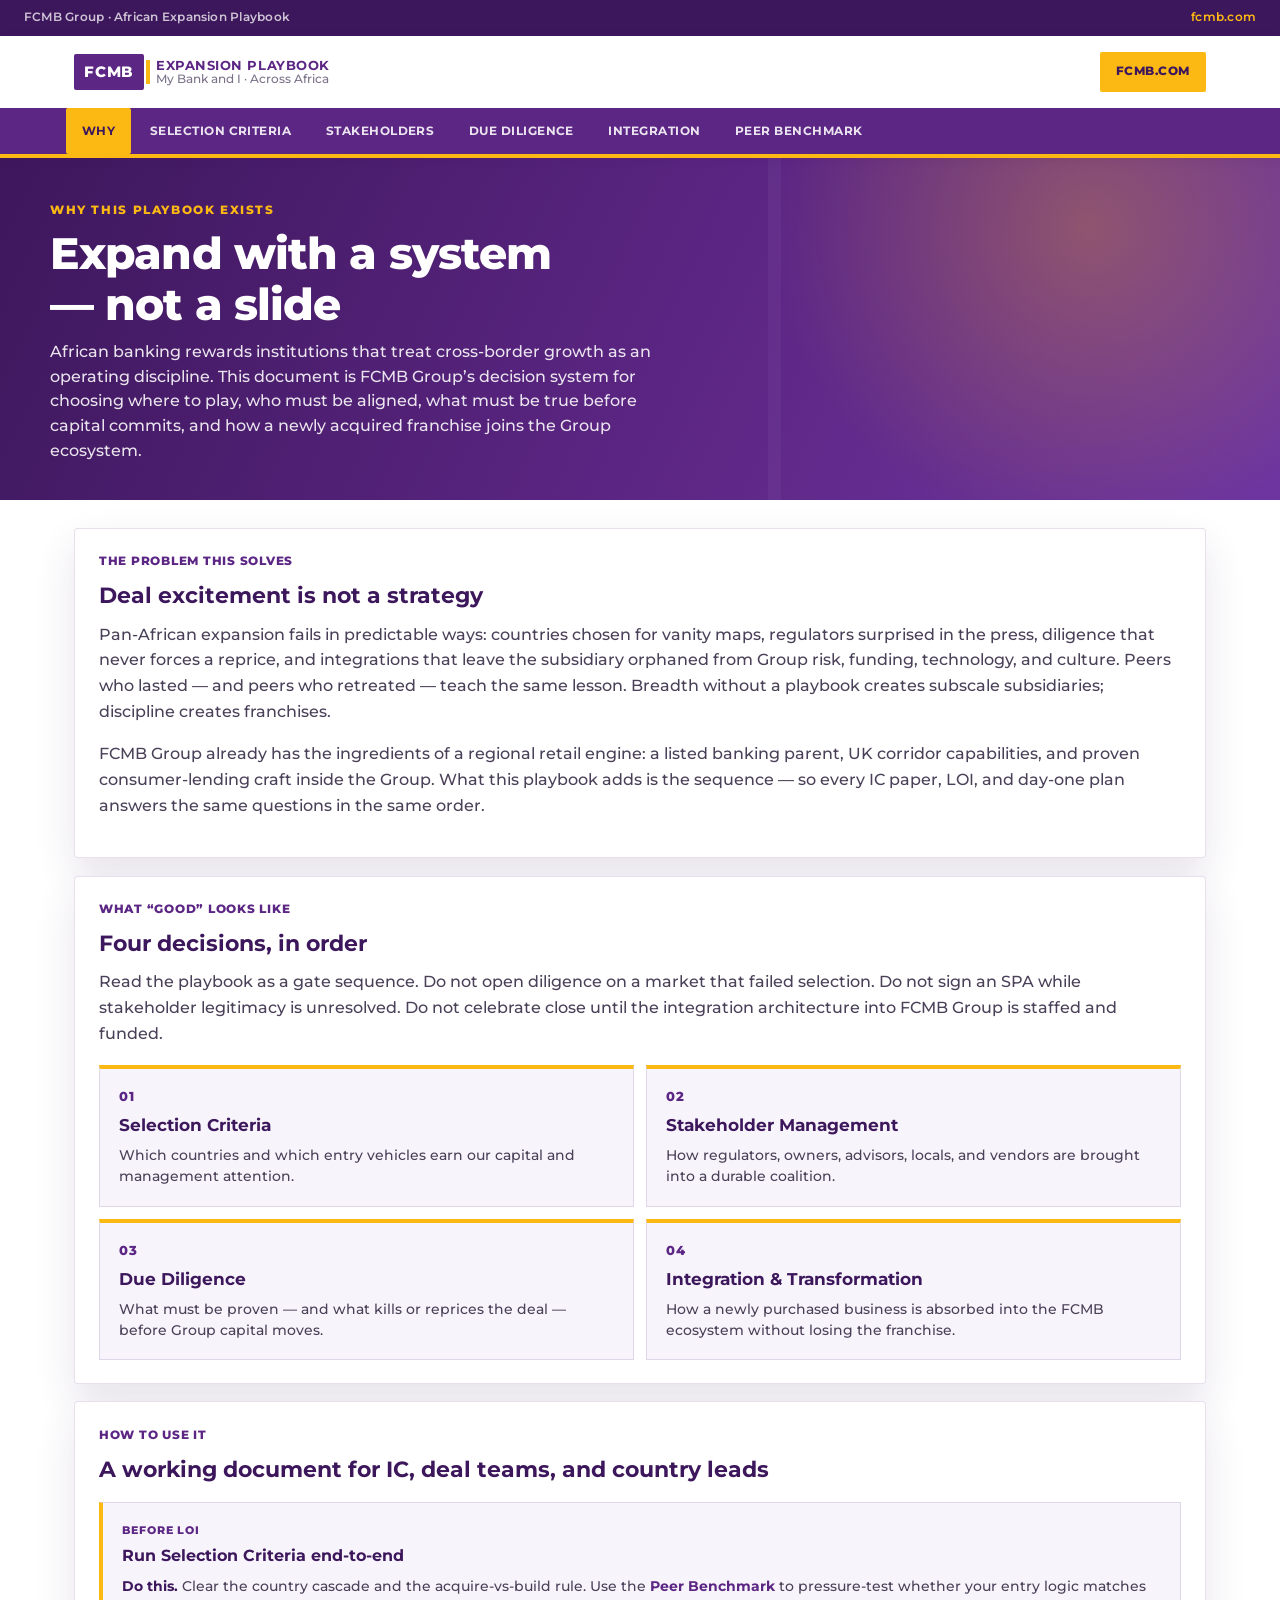
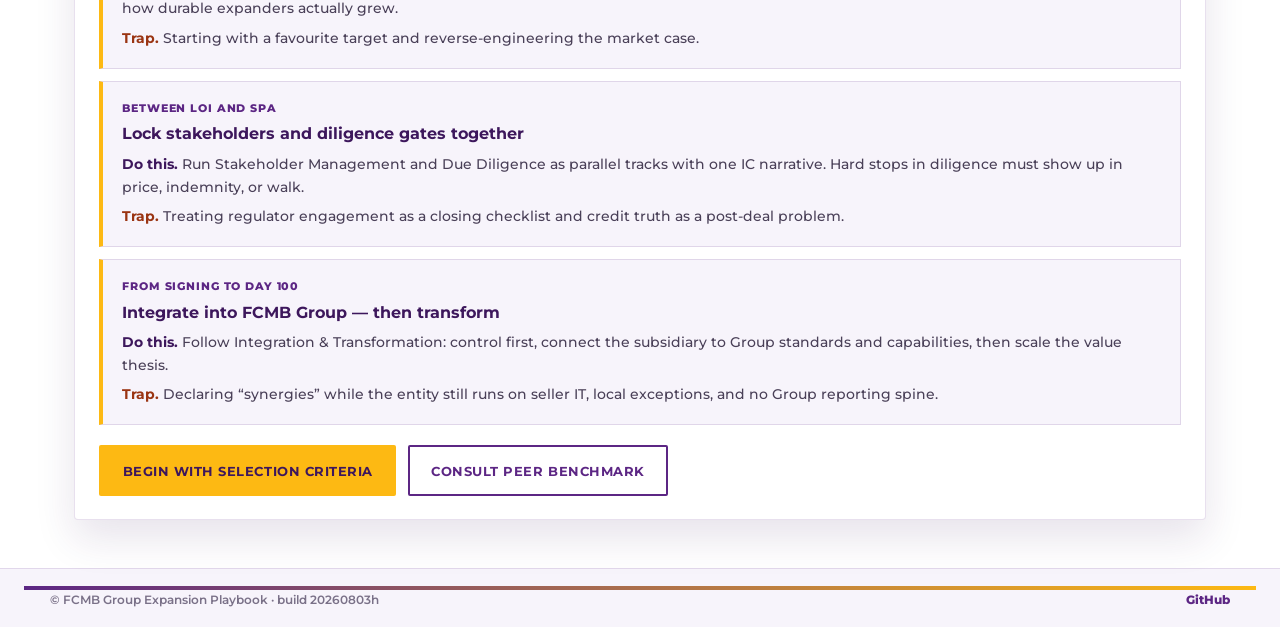
<file: index.html>
<!DOCTYPE html>
<html lang="en">
<head>
  <meta charset="UTF-8" />
  <meta http-equiv="Cache-Control" content="no-cache, no-store, must-revalidate" />
  <meta http-equiv="Pragma" content="no-cache" />
  <meta name="viewport" content="width=device-width, initial-scale=1, viewport-fit=cover" />
  <title>FCMB Group Expansion Playbook</title>
  <meta name="description" content="Why FCMB Group needs a disciplined African expansion playbook — and how to run selection, stakeholders, diligence, and integration." />
  <link rel="preconnect" href="https://fonts.googleapis.com" />
  <link rel="preconnect" href="https://fonts.gstatic.com" crossorigin />
  <link href="https://fonts.googleapis.com/css2?family=Montserrat:wght@500;600;700;800&display=swap" rel="stylesheet" />
  <link rel="stylesheet" href="styles.css?v=20260803h" />
</head>
<body data-page="home">
  <main class="page">
    <header class="page-hero home-why-hero">
      <div class="page-hero-inner">
        <p class="eyebrow">Why this playbook exists</p>
        <h1>Expand with a system — not a slide</h1>
        <p>
          African banking rewards institutions that treat cross-border growth as an operating discipline.
          This document is FCMB Group’s decision system for choosing where to play, who must be aligned,
          what must be true before capital commits, and how a newly acquired franchise joins the Group ecosystem.
        </p>
      </div>
    </header>

    <div class="page-body why-body">
      <section class="panel-card playbook-card why-block">
        <p class="objective">The problem this solves</p>
        <h2>Deal excitement is not a strategy</h2>
        <p class="prose">
          Pan-African expansion fails in predictable ways: countries chosen for vanity maps, regulators
          surprised in the press, diligence that never forces a reprice, and integrations that leave the
          subsidiary orphaned from Group risk, funding, technology, and culture. Peers who lasted —
          and peers who retreated — teach the same lesson. Breadth without a playbook creates subscale
          subsidiaries; discipline creates franchises.
        </p>
        <p class="prose">
          FCMB Group already has the ingredients of a regional retail engine: a listed banking parent,
          UK corridor capabilities, and proven consumer-lending craft inside the Group. What this
          playbook adds is the sequence — so every IC paper, LOI, and day-one plan answers the same
          questions in the same order.
        </p>
      </section>

      <section class="panel-card playbook-card why-block">
        <p class="objective">What “good” looks like</p>
        <h2>Four decisions, in order</h2>
        <p class="prose">
          Read the playbook as a gate sequence. Do not open diligence on a market that failed selection.
          Do not sign an SPA while stakeholder legitimacy is unresolved. Do not celebrate close until
          the integration architecture into FCMB Group is staffed and funded.
        </p>
        <div class="why-pillars">
          <a class="why-pillar" href="selection.html">
            <span>01</span>
            <strong>Selection Criteria</strong>
            <p>Which countries and which entry vehicles earn our capital and management attention.</p>
          </a>
          <a class="why-pillar" href="stakeholders.html">
            <span>02</span>
            <strong>Stakeholder Management</strong>
            <p>How regulators, owners, advisors, locals, and vendors are brought into a durable coalition.</p>
          </a>
          <a class="why-pillar" href="diligence.html">
            <span>03</span>
            <strong>Due Diligence</strong>
            <p>What must be proven — and what kills or reprices the deal — before Group capital moves.</p>
          </a>
          <a class="why-pillar" href="integration.html">
            <span>04</span>
            <strong>Integration &amp; Transformation</strong>
            <p>How a newly purchased business is absorbed into the FCMB ecosystem without losing the franchise.</p>
          </a>
        </div>
      </section>

      <section class="panel-card playbook-card why-block">
        <p class="objective">How to use it</p>
        <h2>A working document for IC, deal teams, and country leads</h2>
        <div class="decision-stack">
          <article class="decision-card">
            <p class="decision-label">Before LOI</p>
            <h4>Run Selection Criteria end-to-end</h4>
            <p class="do"><strong>Do this.</strong> Clear the country cascade and the acquire-vs-build rule. Use the <a href="peers.html">Peer Benchmark</a> to pressure-test whether your entry logic matches how durable expanders actually grew.</p>
            <p class="trap"><strong>Trap.</strong> Starting with a favourite target and reverse-engineering the market case.</p>
          </article>
          <article class="decision-card">
            <p class="decision-label">Between LOI and SPA</p>
            <h4>Lock stakeholders and diligence gates together</h4>
            <p class="do"><strong>Do this.</strong> Run Stakeholder Management and Due Diligence as parallel tracks with one IC narrative. Hard stops in diligence must show up in price, indemnity, or walk.</p>
            <p class="trap"><strong>Trap.</strong> Treating regulator engagement as a closing checklist and credit truth as a post-deal problem.</p>
          </article>
          <article class="decision-card">
            <p class="decision-label">From signing to day 100</p>
            <h4>Integrate into FCMB Group — then transform</h4>
            <p class="do"><strong>Do this.</strong> Follow Integration &amp; Transformation: control first, connect the subsidiary to Group standards and capabilities, then scale the value thesis.</p>
            <p class="trap"><strong>Trap.</strong> Declaring “synergies” while the entity still runs on seller IT, local exceptions, and no Group reporting spine.</p>
          </article>
        </div>
        <div class="home-cta" style="margin-top:1.25rem">
          <a class="btn primary" href="selection.html">Begin with Selection Criteria</a>
          <a class="btn ghost" href="peers.html">Consult Peer Benchmark</a>
        </div>
      </section>
    </div>
  </main>
  <script src="data.js?v=20260803h"></script>
  <script src="app.js?v=20260803h"></script>
</body>
</html>
</file>
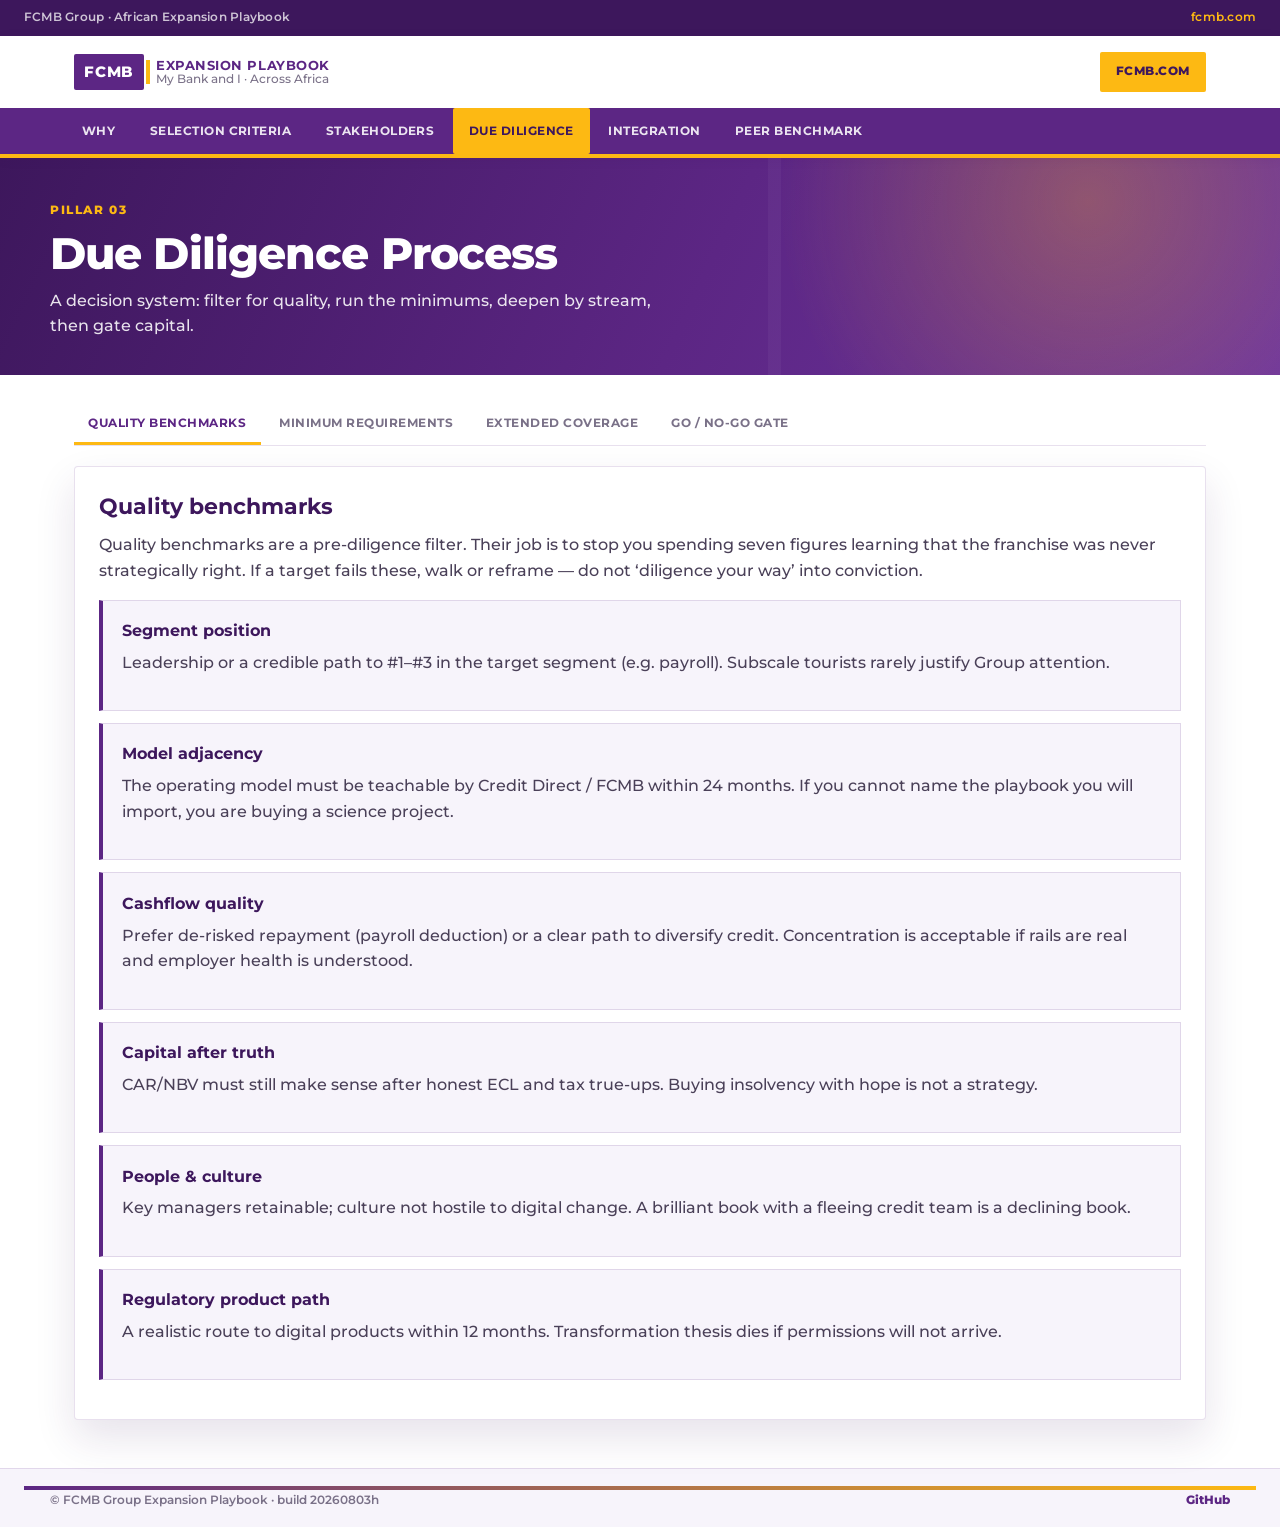
<file: diligence.html>
<!DOCTYPE html>
<html lang="en">
<head>
  <meta charset="UTF-8" />
  <meta http-equiv="Cache-Control" content="no-cache, no-store, must-revalidate" />
  <meta http-equiv="Pragma" content="no-cache" />
  <meta name="viewport" content="width=device-width, initial-scale=1, viewport-fit=cover" />
  <title>Due Diligence · FCMB Expansion Playbook</title>
  <link rel="preconnect" href="https://fonts.googleapis.com" />
  <link rel="preconnect" href="https://fonts.gstatic.com" crossorigin />
  <link href="https://fonts.googleapis.com/css2?family=Montserrat:wght@500;600;700;800&display=swap" rel="stylesheet" />
  <link rel="stylesheet" href="styles.css?v=20260803h" />
</head>
<body data-page="diligence">
  <main class="page">
    <header class="page-hero">
      <div class="page-hero-inner">
        <p class="eyebrow">Pillar 03</p>
        <h1>Due Diligence Process</h1>
        <p>A decision system: filter for quality, run the minimums, deepen by stream, then gate capital.</p>
      </div>
    </header>
    <div class="page-body" data-tabs="diligence">
      <div class="tabs" role="tablist" aria-label="Diligence topics">
        <button class="tab is-active" data-target="dd-bench" role="tab" aria-selected="true">Quality benchmarks</button>
        <button class="tab" data-target="dd-min" role="tab" aria-selected="false">Minimum requirements</button>
        <button class="tab" data-target="dd-streams" role="tab" aria-selected="false">Extended coverage</button>
        <button class="tab" data-target="dd-gate" role="tab" aria-selected="false">Go / No-Go gate</button>
      </div>

      <div class="panel is-active" id="dd-bench" role="tabpanel">
        <div class="panel-card playbook-card">
          <h2>Quality benchmarks</h2>
          <div id="panel-benchmarks"></div>
        </div>
      </div>

      <div class="panel" id="dd-min" role="tabpanel">
        <div class="panel-card playbook-card">
          <h2>Minimum diligence requirements</h2>
          <div id="panel-minimums"></div>
        </div>
      </div>

      <div class="panel" id="dd-streams" role="tabpanel">
        <div class="panel-card playbook-card">
          <h2>Extended coverage by workstream</h2>
          <p class="intro">Each stream exists to force a decision — reprice, condition, or walk.</p>
          <div id="panel-streams"></div>
        </div>
      </div>

      <div class="panel" id="dd-gate" role="tabpanel">
        <div class="panel-card playbook-card" style="margin-bottom:1rem">
          <h2>Go / No-Go gate</h2>
          <p class="prose" id="gate-intro"></p>
        </div>
        <div class="gate">
          <h3>Score the deal</h3>
          <p>Tick what has been cleared. Red tags are hard stops unless priced or indemnified.</p>
          <div class="gate-controls">
            <button type="button" class="btn ghost small" id="gate-all">Mark all cleared</button>
            <button type="button" class="btn ghost small" id="gate-reset">Reset</button>
          </div>
          <div class="gate-list" id="gate-list"></div>
          <div class="gate-result" id="gate-result"></div>
        </div>
      </div>
    </div>
  </main>
  <script src="data.js?v=20260803h"></script>
  <script src="app.js?v=20260803h"></script>
</body>
</html>
</file>
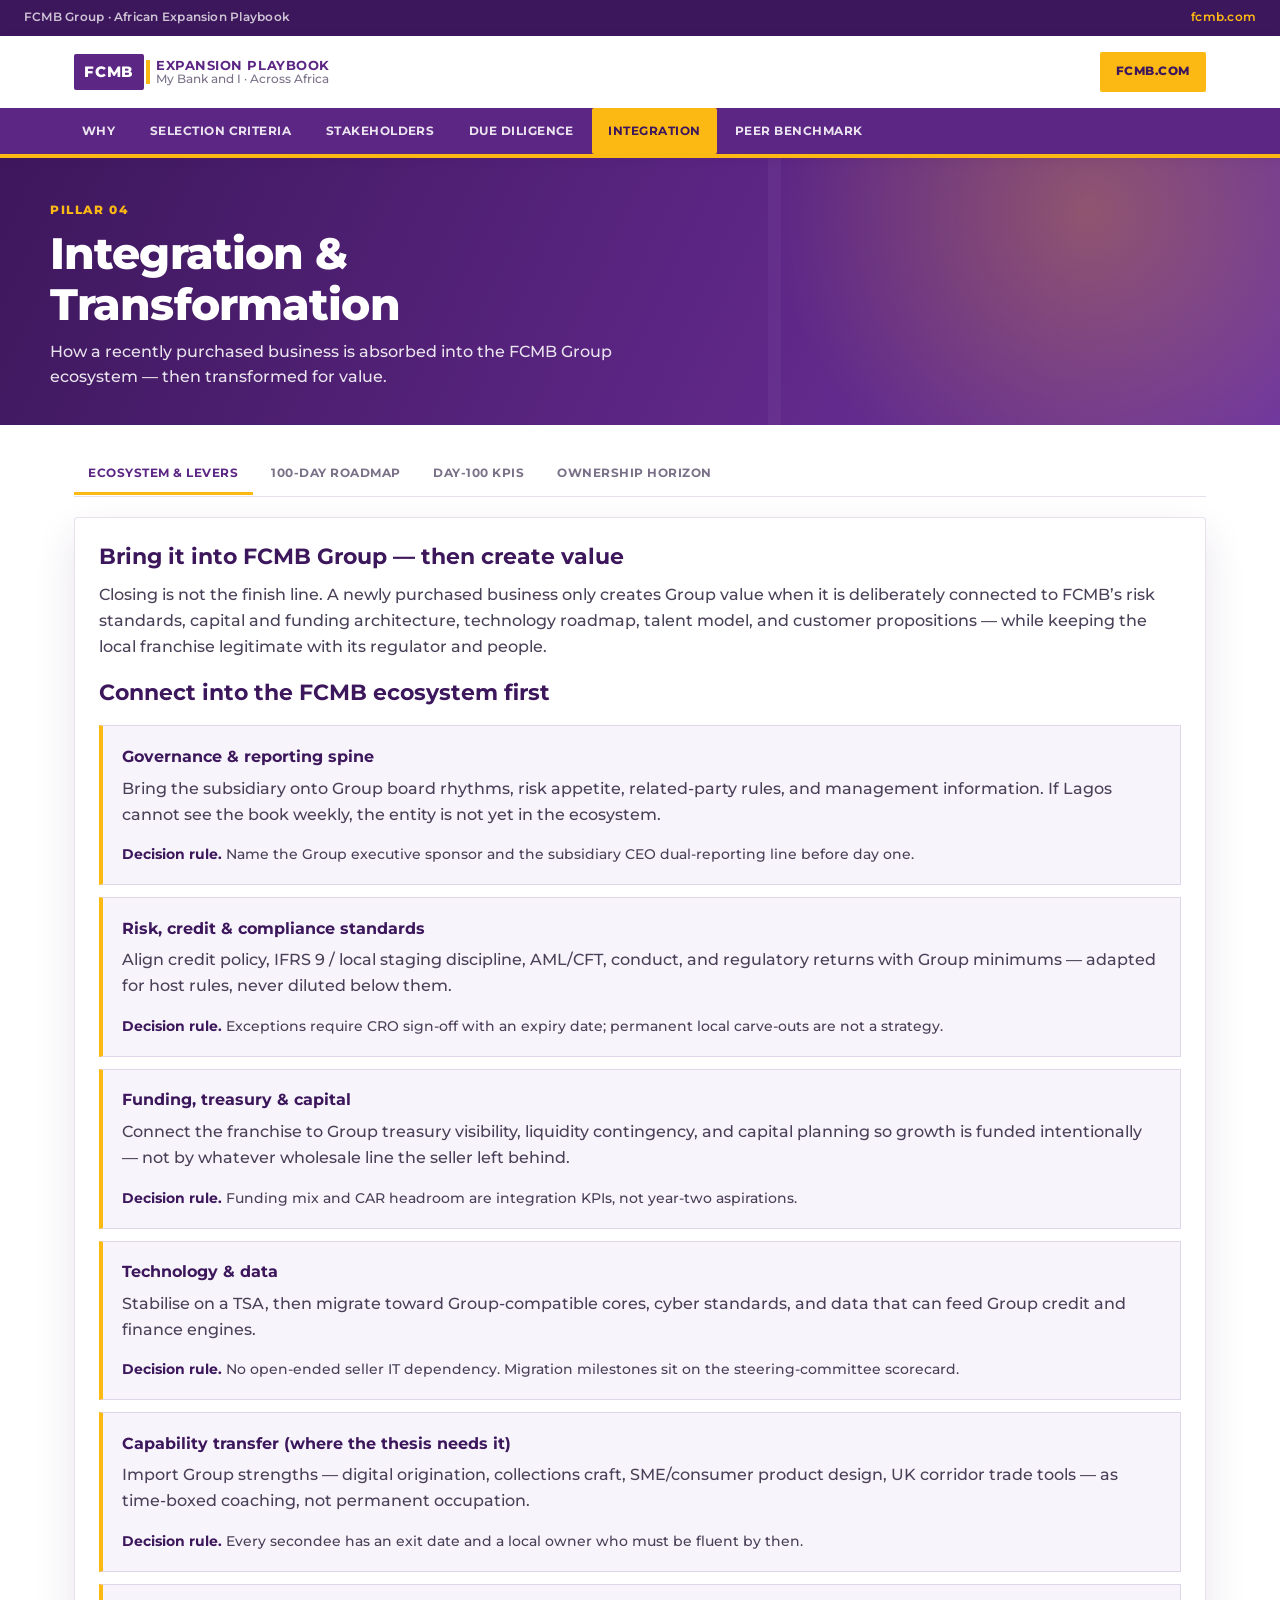
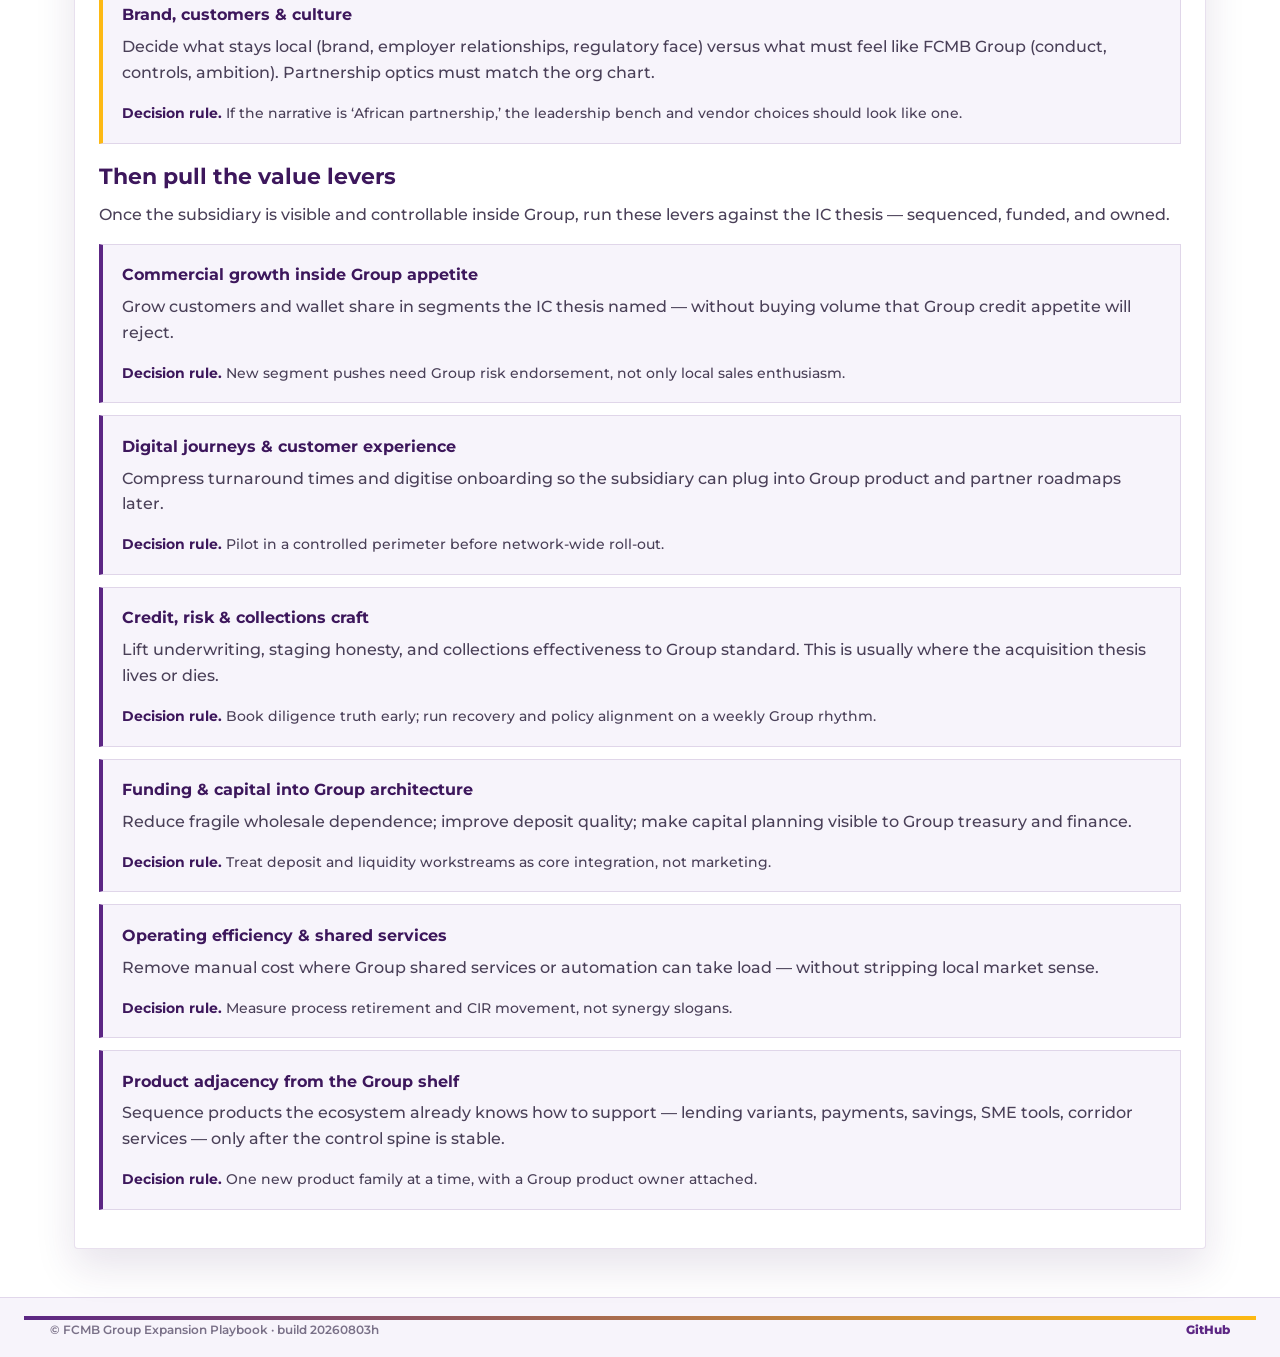
<file: integration.html>
<!DOCTYPE html>
<html lang="en">
<head>
  <meta charset="UTF-8" />
  <meta http-equiv="Cache-Control" content="no-cache, no-store, must-revalidate" />
  <meta http-equiv="Pragma" content="no-cache" />
  <meta name="viewport" content="width=device-width, initial-scale=1, viewport-fit=cover" />
  <title>Integration &amp; Transformation · FCMB Expansion Playbook</title>
  <link rel="preconnect" href="https://fonts.googleapis.com" />
  <link rel="preconnect" href="https://fonts.gstatic.com" crossorigin />
  <link href="https://fonts.googleapis.com/css2?family=Montserrat:wght@500;600;700;800&display=swap" rel="stylesheet" />
  <link rel="stylesheet" href="styles.css?v=20260803h" />
</head>
<body data-page="integration">
  <main class="page">
    <header class="page-hero">
      <div class="page-hero-inner">
        <p class="eyebrow">Pillar 04</p>
        <h1>Integration &amp; Transformation</h1>
        <p>How a recently purchased business is absorbed into the FCMB Group ecosystem — then transformed for value.</p>
      </div>
    </header>
    <div class="page-body" data-tabs="integration">
      <div class="tabs" role="tablist" aria-label="Integration topics">
        <button class="tab is-active" data-target="int-levers" role="tab" aria-selected="true">Ecosystem &amp; levers</button>
        <button class="tab" data-target="int-roadmap" role="tab" aria-selected="false">100-day roadmap</button>
        <button class="tab" data-target="int-kpis" role="tab" aria-selected="false">Day-100 KPIs</button>
        <button class="tab" data-target="int-horizon" role="tab" aria-selected="false">Ownership horizon</button>
      </div>

      <div class="panel is-active" id="int-levers" role="tabpanel">
        <div class="panel-card playbook-card">
          <h2>Bring it into FCMB Group — then create value</h2>
          <div id="panel-levers"></div>
        </div>
      </div>

      <div class="panel" id="int-roadmap" role="tabpanel">
        <div class="panel-card playbook-card">
          <h2>100-day integration roadmap</h2>
          <p class="intro">Stabilise and connect to Group, prove the operating link, then embed and scale the thesis.</p>
          <div data-tabs="phases">
            <div class="tabs" id="phase-tabs" role="tablist" aria-label="Phases"></div>
            <div id="phase-panels"></div>
          </div>
        </div>
      </div>

      <div class="panel" id="int-kpis" role="tabpanel">
        <div class="panel-card playbook-card">
          <h2>Day-100 definition of success</h2>
          <p class="intro">Early proof that the subsidiary belongs inside the Group ecosystem — not that every product dream has shipped.</p>
          <div id="panel-kpis"></div>
        </div>
      </div>

      <div class="panel" id="int-horizon" role="tabpanel">
        <div class="panel-card playbook-card">
          <h2>Long-term ownership horizon</h2>
          <p class="intro">Decades of stewardship: from connection, to capability, to a permanent regional node.</p>
          <div id="panel-horizon"></div>
        </div>
      </div>
    </div>
  </main>
  <script src="data.js?v=20260803h"></script>
  <script src="app.js?v=20260803h"></script>
</body>
</html>
</file>
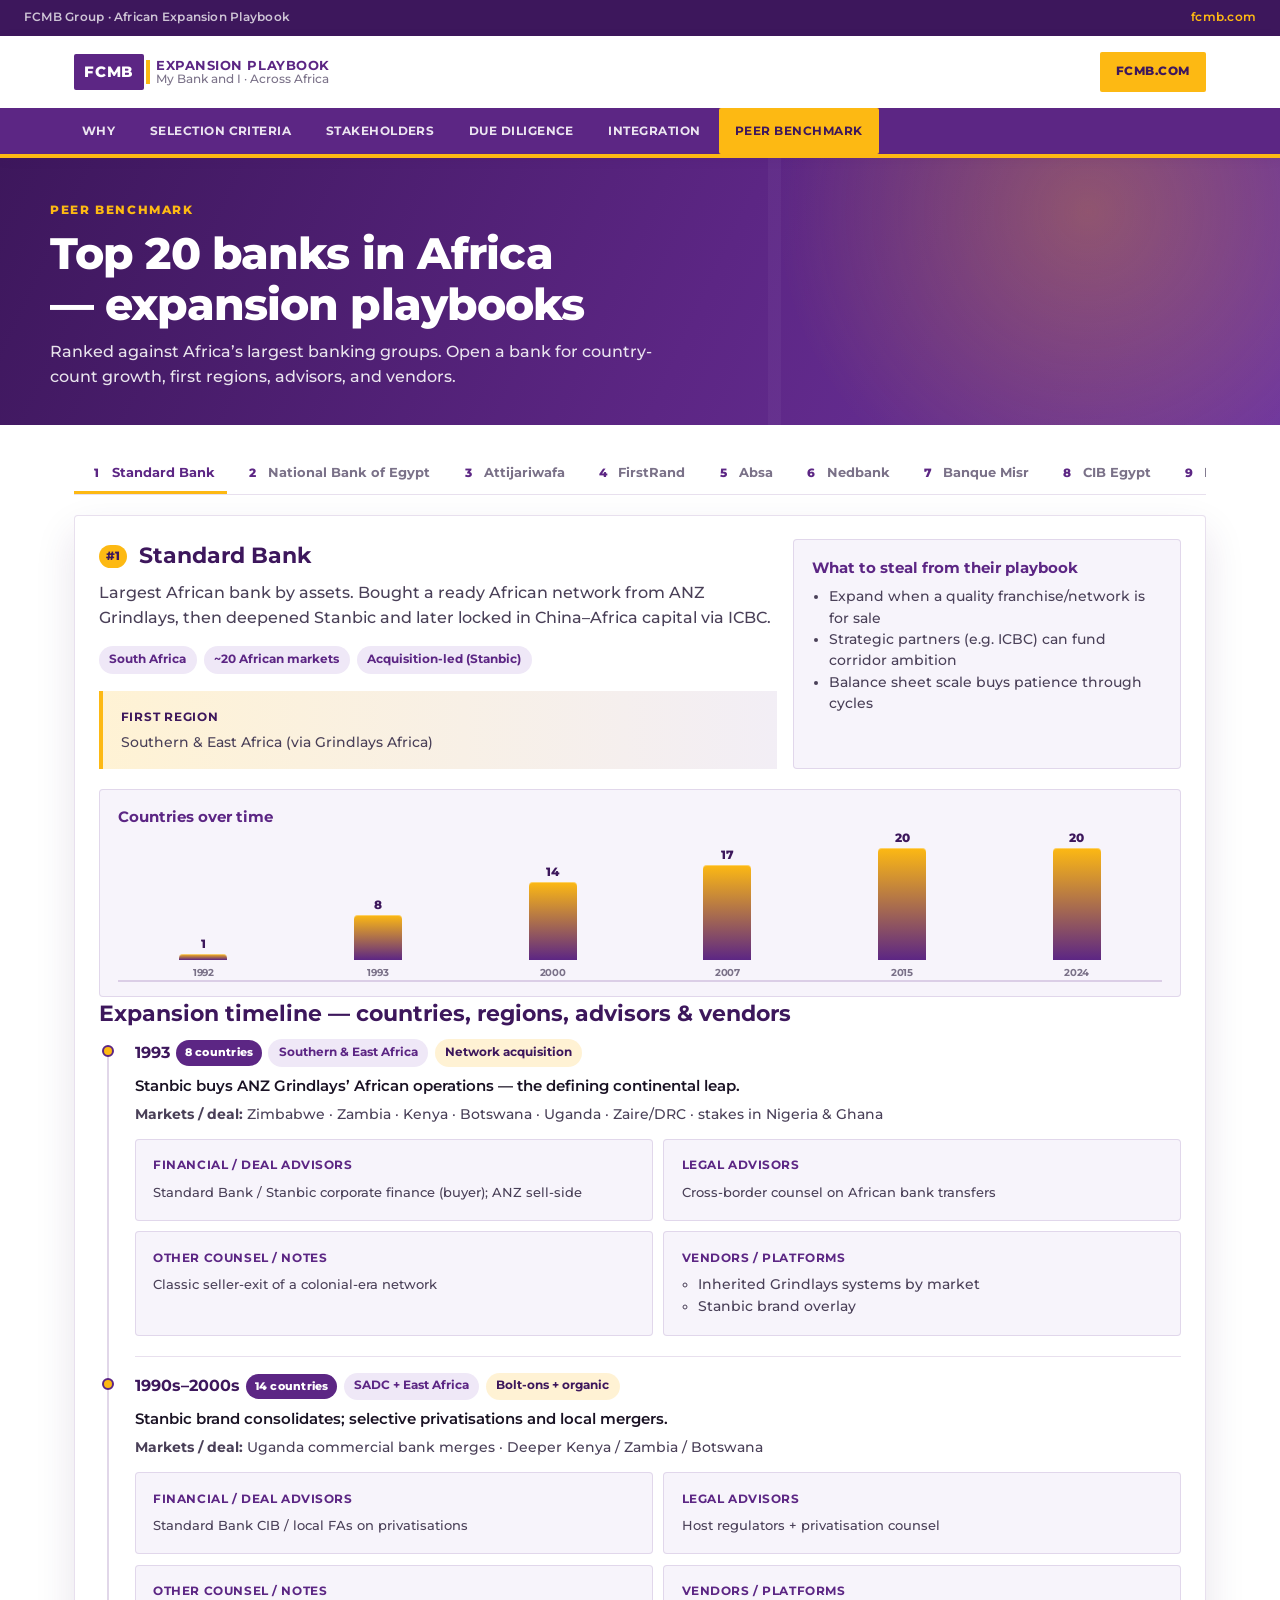
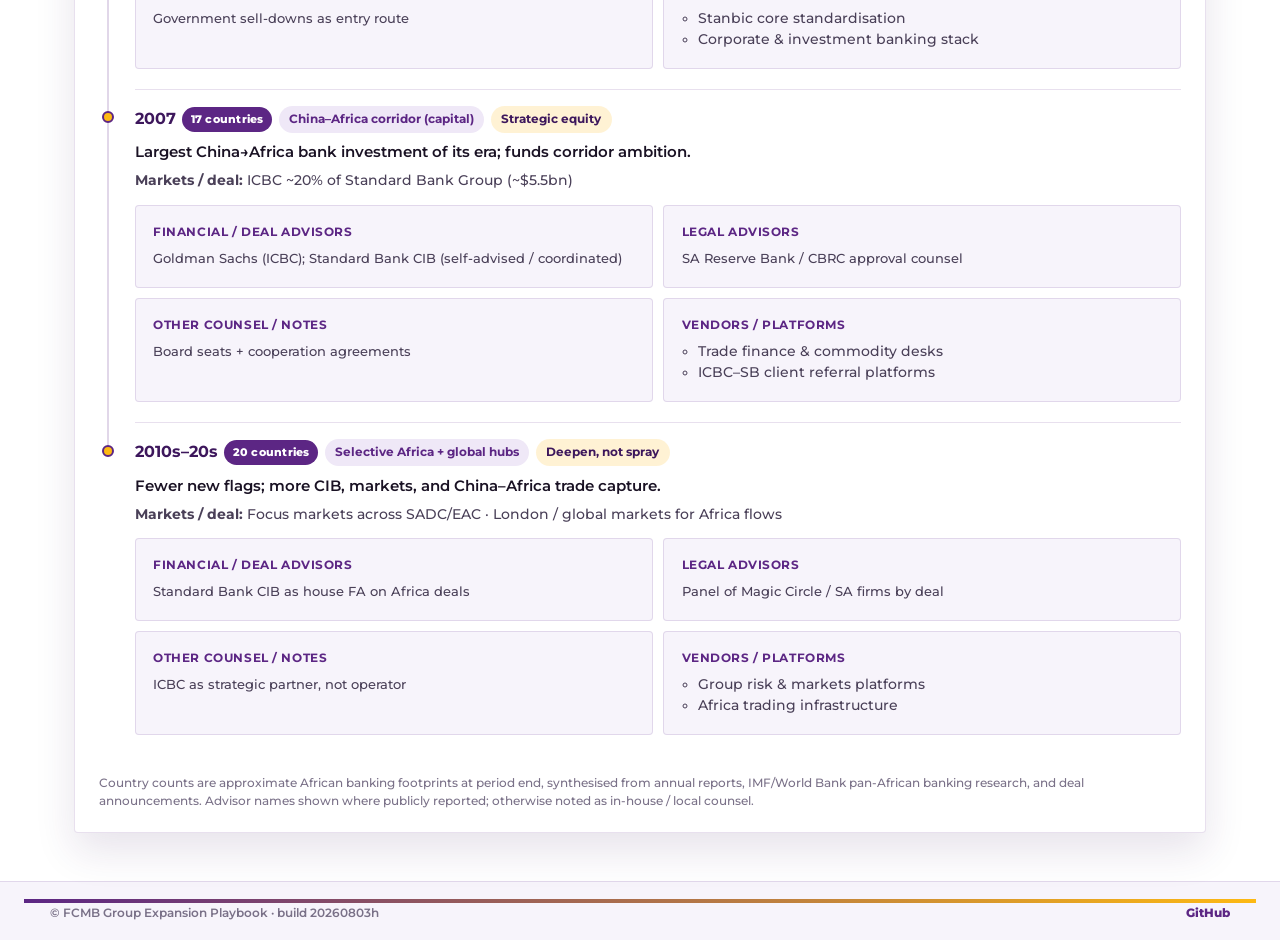
<file: peers.html>
<!DOCTYPE html>
<html lang="en">
<head>
  <meta charset="UTF-8" />
  <meta http-equiv="Cache-Control" content="no-cache, no-store, must-revalidate" />
  <meta http-equiv="Pragma" content="no-cache" />
  <meta name="viewport" content="width=device-width, initial-scale=1, viewport-fit=cover" />
  <title>Peer Benchmark · FCMB Expansion Playbook</title>
  <link rel="preconnect" href="https://fonts.googleapis.com" />
  <link rel="preconnect" href="https://fonts.gstatic.com" crossorigin />
  <link href="https://fonts.googleapis.com/css2?family=Montserrat:wght@500;600;700;800&display=swap" rel="stylesheet" />
  <link rel="stylesheet" href="styles.css?v=20260803h" />
</head>
<body data-page="peers">
  <main class="page">
    <header class="page-hero">
      <div class="page-hero-inner">
        <p class="eyebrow">Peer Benchmark</p>
        <h1>Top 20 banks in Africa — expansion playbooks</h1>
        <p>Ranked against Africa’s largest banking groups. Open a bank for country-count growth, first regions, advisors, and vendors.</p>
      </div>
    </header>
    <div class="page-body" data-tabs="peers">
      <div class="tabs" id="peer-tabs" role="tablist" aria-label="Peer banks"></div>
      <div id="peer-panels"></div>
    </div>
  </main>
  <script src="data.js?v=20260803h"></script>
  <script src="app.js?v=20260803h"></script>
</body>
</html>
</file>
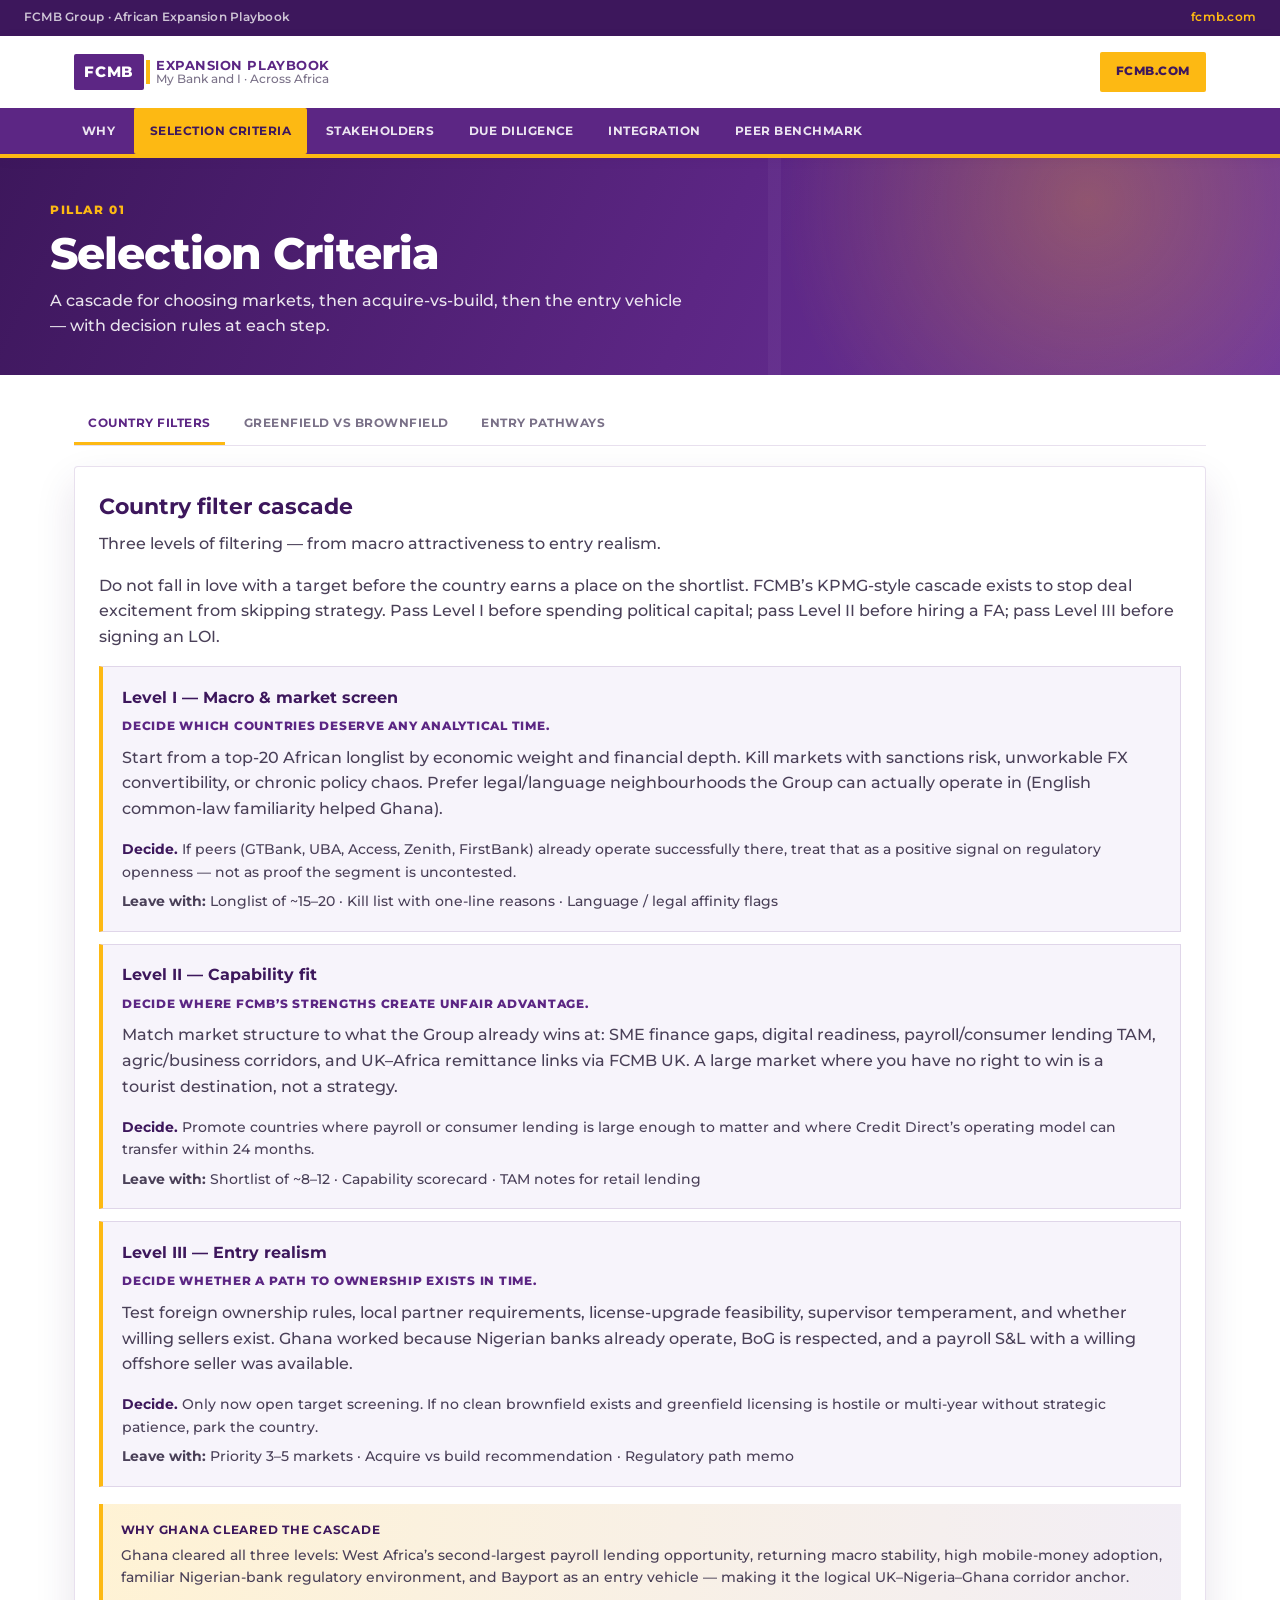
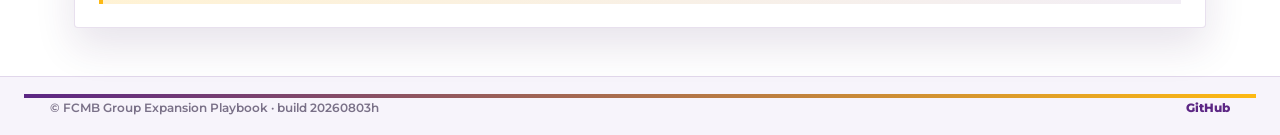
<file: selection.html>
<!DOCTYPE html>
<html lang="en">
<head>
  <meta charset="UTF-8" />
  <meta http-equiv="Cache-Control" content="no-cache, no-store, must-revalidate" />
  <meta http-equiv="Pragma" content="no-cache" />
  <meta name="viewport" content="width=device-width, initial-scale=1, viewport-fit=cover" />
  <title>Selection Criteria · FCMB Expansion Playbook</title>
  <link rel="preconnect" href="https://fonts.googleapis.com" />
  <link rel="preconnect" href="https://fonts.gstatic.com" crossorigin />
  <link href="https://fonts.googleapis.com/css2?family=Montserrat:wght@500;600;700;800&display=swap" rel="stylesheet" />
  <link rel="stylesheet" href="styles.css?v=20260803h" />
</head>
<body data-page="selection">
  <main class="page">
    <header class="page-hero">
      <div class="page-hero-inner">
        <p class="eyebrow">Pillar 01</p>
        <h1>Selection Criteria</h1>
        <p>A cascade for choosing markets, then acquire-vs-build, then the entry vehicle — with decision rules at each step.</p>
      </div>
    </header>
    <div class="page-body" data-tabs="selection">
      <div class="tabs" role="tablist" aria-label="Selection topics">
        <button class="tab is-active" data-target="sel-filters" role="tab" aria-selected="true">Country filters</button>
        <button class="tab" data-target="sel-modes" role="tab" aria-selected="false">Greenfield vs brownfield</button>
        <button class="tab" data-target="sel-pathways" role="tab" aria-selected="false">Entry pathways</button>
      </div>

      <div class="panel is-active" id="sel-filters" role="tabpanel">
        <div class="panel-card">
          <h2>Country filter cascade</h2>
          <p class="intro">Three levels of filtering — from macro attractiveness to entry realism.</p>
          <div id="panel-filters"></div>
        </div>
      </div>

      <div class="panel" id="sel-modes" role="tabpanel">
        <div class="panel-card">
          <h2>Greenfield vs brownfield</h2>
          <p class="intro">Toggle the path. Default to brownfield when a clean franchise exists.</p>
          <div data-tabs="modes">
            <div class="tabs" id="mode-tabs" role="tablist" aria-label="Entry mode"></div>
            <div id="mode-panels"></div>
          </div>
        </div>
      </div>

      <div class="panel" id="sel-pathways" role="tabpanel">
        <div class="panel-card">
          <h2>Entry pathways</h2>
          <p class="intro">Bank, NBFI / Savings &amp; Loans, or build from license.</p>
          <div id="panel-pathways"></div>
        </div>
      </div>
    </div>
  </main>
  <script src="data.js?v=20260803h"></script>
  <script src="app.js?v=20260803h"></script>
</body>
</html>
</file>
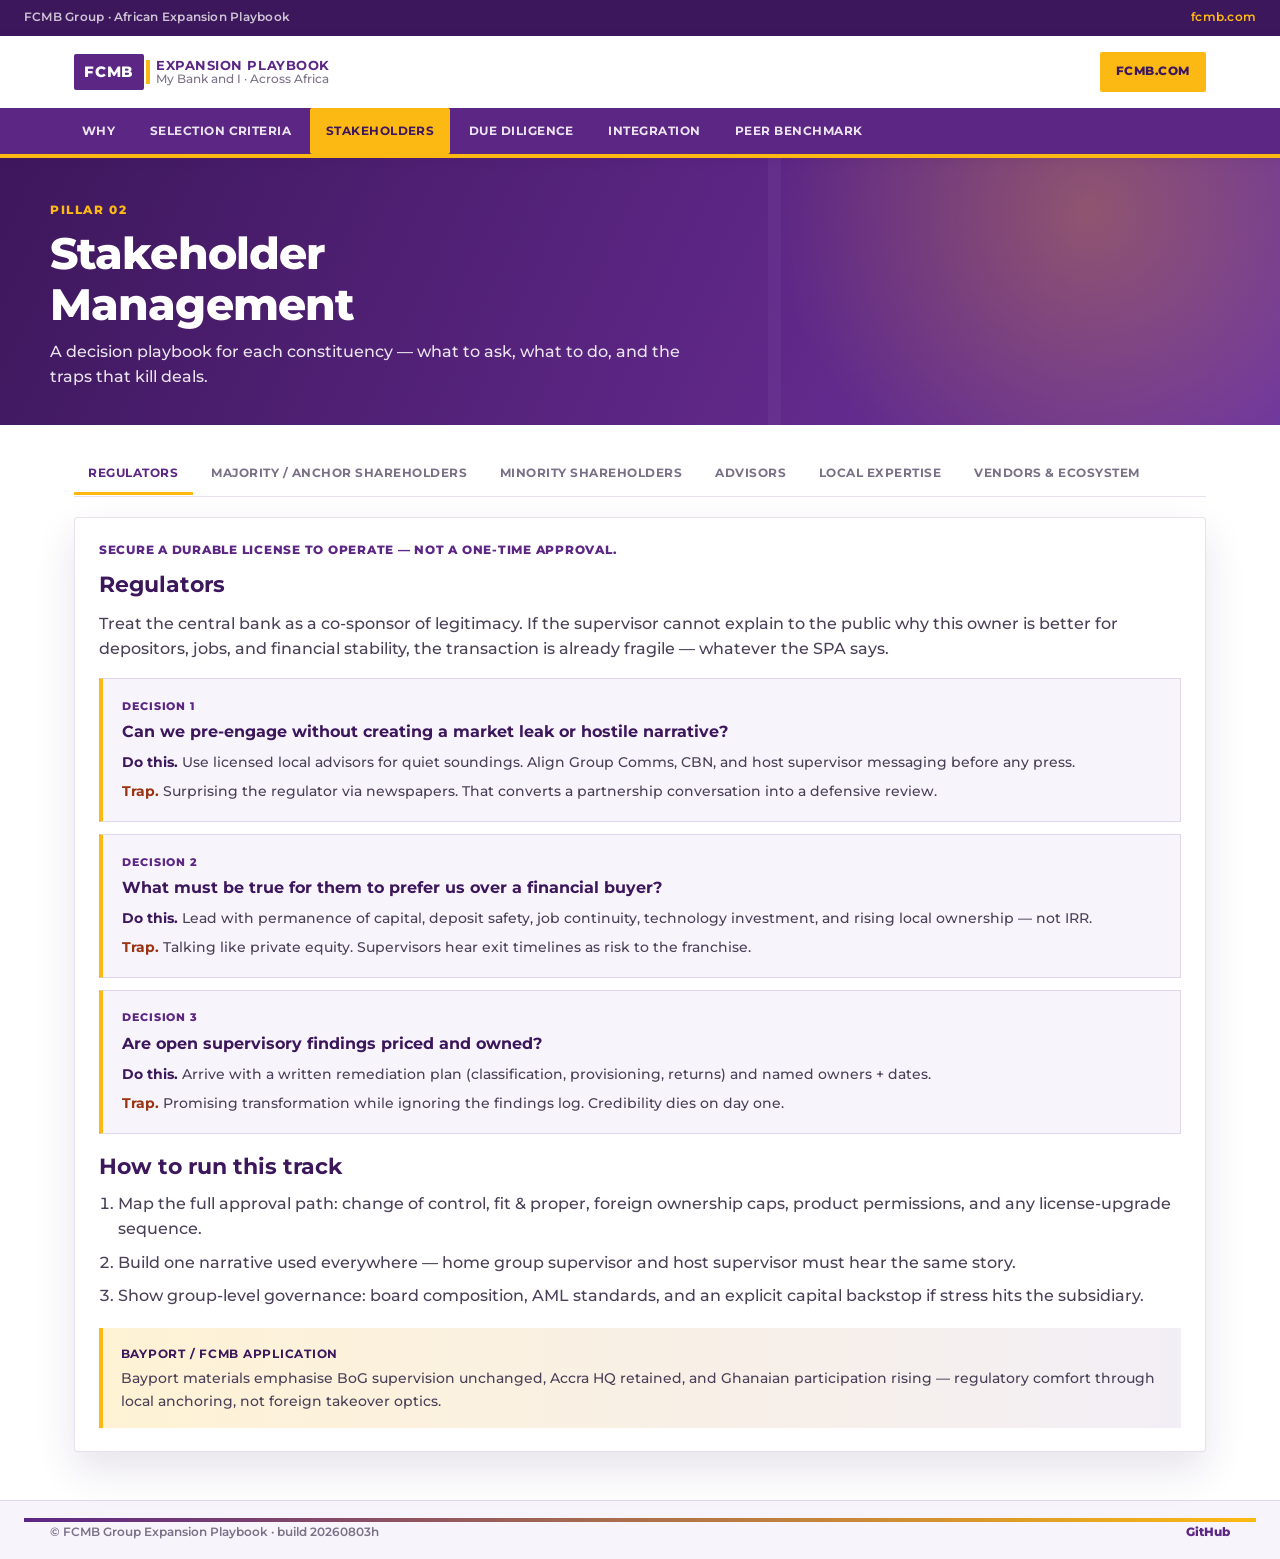
<file: stakeholders.html>
<!DOCTYPE html>
<html lang="en">
<head>
  <meta charset="UTF-8" />
  <meta http-equiv="Cache-Control" content="no-cache, no-store, must-revalidate" />
  <meta http-equiv="Pragma" content="no-cache" />
  <meta name="viewport" content="width=device-width, initial-scale=1, viewport-fit=cover" />
  <title>Stakeholder Management · FCMB Expansion Playbook</title>
  <link rel="preconnect" href="https://fonts.googleapis.com" />
  <link rel="preconnect" href="https://fonts.gstatic.com" crossorigin />
  <link href="https://fonts.googleapis.com/css2?family=Montserrat:wght@500;600;700;800&display=swap" rel="stylesheet" />
  <link rel="stylesheet" href="styles.css?v=20260803h" />
</head>
<body data-page="stakeholders">
  <main class="page">
    <header class="page-hero">
      <div class="page-hero-inner">
        <p class="eyebrow">Pillar 02</p>
        <h1>Stakeholder Management</h1>
        <p>A decision playbook for each constituency — what to ask, what to do, and the traps that kill deals.</p>
      </div>
    </header>
    <div class="page-body" data-tabs="stakeholders">
      <div class="tabs" id="stake-tabs" role="tablist" aria-label="Stakeholder groups"></div>
      <div id="stake-panels"></div>
    </div>
  </main>
  <script src="data.js?v=20260803h"></script>
  <script src="app.js?v=20260803h"></script>
</body>
</html>
</file>
<file: styles.css>
:root {
  --fcmb-purple: #5c2684;
  --fcmb-purple-deep: #3d175c;
  --fcmb-purple-soft: #7a3aad;
  --fcmb-yellow: #fdb913;
  --fcmb-yellow-soft: #ffe08a;
  --ink: #1a1224;
  --ink-soft: #4a4058;
  --muted: #7a7188;
  --paper: #ffffff;
  --paper-2: #f7f4fb;
  --paper-3: #efe8f7;
  --line: rgba(92, 38, 132, 0.14);
  --shadow: 0 18px 40px rgba(61, 23, 92, 0.12);
  --radius: 4px;
  --font: "Montserrat", "Segoe UI", sans-serif;
  --header-h: 72px;
  --topbar-h: 36px;
}

* { box-sizing: border-box; }
html {
  margin: 0;
  min-height: 100%;
  -webkit-text-size-adjust: 100%;
  scroll-padding-top: calc(var(--topbar-h) + var(--header-h) + 12px);
}
body {
  margin: 0;
  min-height: 100%;
  font-family: var(--font);
  color: var(--ink);
  background: var(--paper);
  line-height: 1.55;
  overflow-x: hidden;
}
body.nav-open { overflow: hidden; }
img, svg { max-width: 100%; height: auto; }

a { color: inherit; text-decoration: none; }
button { font-family: inherit; }

/* Top utility bar — FCMB.com pattern */
.topbar {
  height: var(--topbar-h);
  background: var(--fcmb-purple-deep);
  color: rgba(255,255,255,0.88);
  font-size: 0.72rem;
  font-weight: 600;
  display: flex;
  align-items: center;
  justify-content: space-between;
  padding: 0 1.5rem;
  letter-spacing: 0.02em;
}
.topbar a { color: var(--fcmb-yellow); }
.topbar span { opacity: 0.85; }

/* Main header */
.site-header {
  position: sticky;
  top: 0;
  z-index: 50;
  background: var(--paper);
  box-shadow: 0 2px 10px rgba(61, 23, 92, 0.08);
}
.header-inner {
  max-width: 1180px;
  margin: 0 auto;
  min-height: var(--header-h);
  display: flex;
  align-items: center;
  justify-content: space-between;
  gap: 1rem;
  padding: 0 1.5rem;
}
.primary-nav {
  background: var(--fcmb-purple);
  border-bottom: 4px solid var(--fcmb-yellow);
}
.primary-nav .nav {
  max-width: 1180px;
  margin: 0 auto;
  padding: 0 1rem;
  display: flex;
  flex-wrap: wrap;
}
.primary-nav .nav a {
  color: rgba(255,255,255,0.88);
  padding: 0.85rem 1rem;
  font-size: 0.74rem;
}
.primary-nav .nav a:hover {
  color: var(--paper);
  background: rgba(255,255,255,0.1);
}
.primary-nav .nav a.is-active {
  color: var(--fcmb-purple-deep);
  background: var(--fcmb-yellow);
  box-shadow: none;
}
.brand {
  display: flex;
  align-items: center;
  gap: 0.75rem;
  font-weight: 800;
}
.brand-mark {
  display: inline-flex;
  align-items: center;
  justify-content: center;
  min-width: 64px;
  height: 36px;
  padding: 0 0.65rem;
  background: var(--fcmb-purple);
  color: var(--paper);
  font-size: 0.95rem;
  letter-spacing: 0.04em;
  border-radius: 2px;
  position: relative;
}
.brand-mark::after {
  content: "";
  position: absolute;
  right: -6px;
  top: 6px;
  bottom: 6px;
  width: 4px;
  background: var(--fcmb-yellow);
}
.brand-text {
  display: flex;
  flex-direction: column;
  line-height: 1.15;
}
.brand-text strong {
  font-size: 0.82rem;
  color: var(--fcmb-purple);
  text-transform: uppercase;
  letter-spacing: 0.04em;
}
.brand-text small {
  font-size: 0.72rem;
  color: var(--muted);
  font-weight: 500;
}

.nav {
  display: flex;
  flex-wrap: wrap;
  align-items: center;
  gap: 0.15rem;
}
.nav a {
  padding: 0.55rem 0.75rem;
  font-size: 0.78rem;
  font-weight: 700;
  color: var(--ink-soft);
  text-transform: uppercase;
  letter-spacing: 0.04em;
  border-radius: 2px;
  transition: color 0.15s ease, background 0.15s ease;
}
.nav a:hover { color: var(--fcmb-purple); background: var(--paper-2); }
.nav a.is-active {
  color: var(--fcmb-purple);
  box-shadow: inset 0 -3px 0 var(--fcmb-yellow);
}

.nav-toggle {
  display: none;
  width: 42px;
  height: 42px;
  border: 1px solid var(--line);
  background: var(--paper);
  border-radius: 2px;
  flex-direction: column;
  justify-content: center;
  align-items: center;
  gap: 5px;
  cursor: pointer;
}
.nav-toggle span {
  width: 16px;
  height: 2px;
  background: var(--fcmb-purple);
  display: block;
}

/* Page shell — one section per page */
.page {
  min-height: calc(100vh - var(--topbar-h) - var(--header-h) - 64px);
  display: flex;
  flex-direction: column;
}

.page-hero {
  background:
    linear-gradient(115deg, var(--fcmb-purple-deep) 0%, var(--fcmb-purple) 55%, #6e35a0 100%);
  color: var(--paper);
  padding: 2.75rem 1.5rem 2.25rem;
  position: relative;
  overflow: hidden;
}
.page-hero::before {
  content: "";
  position: absolute;
  inset: 0;
  background:
    radial-gradient(circle at 85% 20%, rgba(253, 185, 19, 0.28), transparent 28%),
    linear-gradient(90deg, transparent 60%, rgba(255,255,255,0.04) 60%, rgba(255,255,255,0.04) 61%, transparent 61%);
  pointer-events: none;
}
.page-hero-inner {
  max-width: 1180px;
  margin: 0 auto;
  position: relative;
  z-index: 1;
}
.page-hero .eyebrow {
  margin: 0 0 0.55rem;
  font-size: 0.72rem;
  font-weight: 800;
  letter-spacing: 0.14em;
  text-transform: uppercase;
  color: var(--fcmb-yellow);
}
.page-hero h1 {
  margin: 0 0 0.65rem;
  font-size: clamp(1.8rem, 4vw, 2.75rem);
  font-weight: 800;
  letter-spacing: -0.02em;
  line-height: 1.15;
  max-width: 18ch;
}
.page-hero p {
  margin: 0;
  max-width: 40rem;
  color: rgba(255,255,255,0.88);
  font-size: 1rem;
  font-weight: 500;
}

.page-body {
  flex: 1;
  max-width: 1180px;
  width: 100%;
  margin: 0 auto;
  padding: 1.75rem 1.5rem 3rem;
}

/* Home */
.home-hero {
  min-height: calc(100vh - var(--topbar-h) - var(--header-h) - 64px);
  display: grid;
  grid-template-columns: 1.15fr 0.85fr;
  background: var(--paper);
}
.home-copy {
  padding: clamp(2.5rem, 6vw, 5rem) 1.5rem clamp(2.5rem, 6vw, 5rem) max(1.5rem, calc((100vw - 1180px) / 2 + 1.5rem));
  display: flex;
  flex-direction: column;
  justify-content: center;
}
.home-copy .eyebrow {
  color: var(--fcmb-purple);
  font-size: 0.75rem;
  font-weight: 800;
  letter-spacing: 0.14em;
  text-transform: uppercase;
  margin: 0 0 0.8rem;
}
.home-copy h1 {
  margin: 0 0 1rem;
  font-size: clamp(2.4rem, 5.5vw, 4rem);
  line-height: 1.05;
  letter-spacing: -0.03em;
  color: var(--fcmb-purple-deep);
  max-width: 12ch;
}
.home-copy h1 em {
  font-style: normal;
  color: var(--fcmb-purple);
  position: relative;
}
.home-copy h1 em::after {
  content: "";
  position: absolute;
  left: 0;
  right: 0;
  bottom: 0.08em;
  height: 0.18em;
  background: var(--fcmb-yellow);
  z-index: -1;
}
.home-copy .lead {
  margin: 0 0 1.6rem;
  max-width: 34rem;
  color: var(--ink-soft);
  font-size: 1.05rem;
  font-weight: 500;
}
.home-cta { display: flex; flex-wrap: wrap; gap: 0.7rem; }

.home-panel {
  background:
    linear-gradient(160deg, var(--fcmb-purple-deep), var(--fcmb-purple) 70%),
    var(--fcmb-purple);
  color: var(--paper);
  padding: 2.5rem 1.75rem;
  display: flex;
  flex-direction: column;
  justify-content: center;
  gap: 0.65rem;
  position: relative;
  overflow: hidden;
}
.home-panel::after {
  content: "";
  position: absolute;
  width: 220px;
  height: 220px;
  border-radius: 50%;
  background: rgba(253, 185, 19, 0.22);
  top: -40px;
  right: -40px;
}
.home-panel a {
  position: relative;
  z-index: 1;
  display: flex;
  align-items: center;
  justify-content: space-between;
  gap: 1rem;
  padding: 1rem 1.1rem;
  background: rgba(255,255,255,0.08);
  border: 1px solid rgba(255,255,255,0.14);
  border-radius: 2px;
  transition: background 0.2s ease, transform 0.2s ease;
}
.home-panel a:hover {
  background: rgba(253, 185, 19, 0.18);
  transform: translateX(4px);
}
.home-panel strong {
  display: block;
  font-size: 0.95rem;
  margin-bottom: 0.15rem;
}
.home-panel span {
  font-size: 0.78rem;
  color: rgba(255,255,255,0.72);
  font-weight: 500;
}
.home-panel .arrow {
  color: var(--fcmb-yellow);
  font-weight: 800;
  font-size: 1.2rem;
}

.btn {
  display: inline-flex;
  align-items: center;
  justify-content: center;
  padding: 0.85rem 1.35rem;
  border-radius: 2px;
  font-size: 0.82rem;
  font-weight: 800;
  letter-spacing: 0.04em;
  text-transform: uppercase;
  border: 2px solid transparent;
  cursor: pointer;
  transition: transform 0.15s ease, background 0.15s ease, color 0.15s ease;
}
.btn:hover { transform: translateY(-1px); }
.btn.primary {
  background: var(--fcmb-yellow);
  color: var(--fcmb-purple-deep);
}
.btn.secondary {
  background: var(--fcmb-purple);
  color: var(--paper);
}
.btn.ghost {
  background: transparent;
  border-color: var(--fcmb-purple);
  color: var(--fcmb-purple);
}
.btn.ghost.on-dark {
  border-color: rgba(255,255,255,0.55);
  color: var(--paper);
}
.btn.small {
  padding: 0.55rem 0.9rem;
  font-size: 0.72rem;
}

/* Tabs — FCMB-style underline / chip */
.tabs {
  display: flex;
  flex-wrap: nowrap;
  gap: 0.25rem;
  margin-bottom: 1.25rem;
  border-bottom: 1px solid var(--line);
  padding-bottom: 0.15rem;
  overflow-x: auto;
  -webkit-overflow-scrolling: touch;
  scrollbar-width: thin;
}
.tabs#peer-tabs .tab {
  text-transform: none;
  letter-spacing: 0;
  font-size: 0.8rem;
  white-space: nowrap;
  padding: 0.7rem 0.75rem;
}
.tabs#peer-tabs .tab em {
  font-style: normal;
  display: inline-flex;
  align-items: center;
  justify-content: center;
  min-width: 1.25rem;
  margin-right: 0.35rem;
  color: var(--fcmb-purple);
  font-weight: 800;
  font-size: 0.72rem;
}
.rank-pill {
  display: inline-flex;
  align-items: center;
  padding: 0.15rem 0.45rem;
  margin-right: 0.35rem;
  border-radius: 999px;
  background: var(--fcmb-yellow);
  color: var(--fcmb-purple-deep);
  font-size: 0.75rem;
  font-weight: 800;
  vertical-align: middle;
}
.tab {
  appearance: none;
  border: 0;
  background: transparent;
  color: var(--muted);
  font-weight: 700;
  font-size: 0.78rem;
  letter-spacing: 0.04em;
  text-transform: uppercase;
  padding: 0.75rem 0.9rem;
  cursor: pointer;
  border-bottom: 3px solid transparent;
  margin-bottom: -2px;
  transition: color 0.15s ease, border-color 0.15s ease, background 0.15s ease;
  flex: 0 0 auto;
}
.tab:hover { color: var(--fcmb-purple); background: var(--paper-2); }
.tab.is-active {
  color: var(--fcmb-purple);
  border-bottom-color: var(--fcmb-yellow);
}

.panel {
  display: none;
  animation: panelIn 0.28s ease;
}
.panel.is-active { display: block; }
@keyframes panelIn {
  from { opacity: 0; transform: translateY(6px); }
  to { opacity: 1; transform: translateY(0); }
}

.panel-card {
  background: var(--paper);
  border: 1px solid var(--line);
  border-radius: var(--radius);
  padding: 1.4rem 1.5rem;
  box-shadow: var(--shadow);
}
.panel-card h2, .panel-card h3 {
  margin: 0 0 0.55rem;
  color: var(--fcmb-purple-deep);
  font-size: 1.35rem;
}
.panel-card .intro {
  margin: 0 0 1rem;
  color: var(--ink-soft);
  font-weight: 500;
}

.meta-row {
  display: flex;
  flex-wrap: wrap;
  gap: 0.45rem;
  margin: 0 0 1.1rem;
}
.chip {
  display: inline-flex;
  align-items: center;
  padding: 0.3rem 0.65rem;
  border-radius: 999px;
  background: var(--paper-3);
  color: var(--fcmb-purple);
  font-size: 0.72rem;
  font-weight: 700;
}

.two-col {
  display: grid;
  grid-template-columns: 1.1fr 0.9fr;
  gap: 1.25rem;
}
.three-col {
  display: grid;
  grid-template-columns: repeat(3, 1fr);
  gap: 0.9rem;
}
.grid-2 {
  display: grid;
  grid-template-columns: 1fr 1fr;
  gap: 0.9rem;
}
.grid-3 {
  display: grid;
  grid-template-columns: repeat(3, 1fr);
  gap: 0.9rem;
}

.list {
  list-style: none;
  margin: 0;
  padding: 0;
}
.list li {
  position: relative;
  padding: 0.55rem 0 0.55rem 1.35rem;
  border-bottom: 1px solid var(--line);
  color: var(--ink-soft);
  font-size: 0.92rem;
  font-weight: 500;
}
.list li:last-child { border-bottom: 0; }
.list li::before {
  content: "";
  position: absolute;
  left: 0;
  top: 0.85rem;
  width: 8px;
  height: 8px;
  border-radius: 50%;
  background: var(--fcmb-yellow);
  box-shadow: 0 0 0 3px rgba(253, 185, 19, 0.25);
}

.peer-rich-head {
  display: grid;
  grid-template-columns: 1.4fr 0.8fr;
  gap: 1rem;
  margin-bottom: 1.25rem;
}
.callout.first-region { margin-top: 0.85rem; }
.timeline-title {
  margin: 1.5rem 0 0.9rem;
  color: var(--fcmb-purple-deep);
  font-size: 1.15rem;
}
.source-note {
  margin: 1.2rem 0 0;
  font-size: 0.75rem;
  color: var(--muted);
  font-weight: 500;
  line-height: 1.45;
}

.growth-chart {
  padding: 1rem 1.1rem 0.85rem;
  background: var(--paper-2);
  border: 1px solid var(--line);
  border-radius: var(--radius);
  overflow: hidden;
}
.growth-chart-head {
  margin-bottom: 0.85rem;
}
.growth-chart-head h4 {
  margin: 0;
  color: var(--fcmb-purple);
  font-size: 0.92rem;
}
.growth-bars {
  display: flex;
  align-items: flex-end;
  gap: 0.5rem;
  height: 140px;
  padding: 1.35rem 0.15rem 0;
  border-bottom: 2px solid rgba(92, 38, 132, 0.18);
  overflow: visible;
}
.growth-bar {
  flex: 1;
  min-width: 0;
  height: 100%;
  display: flex;
  flex-direction: column;
  align-items: center;
  justify-content: flex-end;
  gap: 0.35rem;
}
.growth-bar-col {
  width: 100%;
  max-width: 48px;
  display: flex;
  flex-direction: column;
  align-items: center;
  justify-content: flex-end;
  gap: 0.2rem;
}
.growth-bar-fill {
  display: block;
  width: 100%;
  min-height: 6px;
  background: linear-gradient(180deg, var(--fcmb-yellow) 0%, var(--fcmb-purple) 100%);
  border-radius: 4px 4px 0 0;
  box-shadow: inset 0 1px 0 rgba(255,255,255,0.35);
  transition: filter 0.15s ease, transform 0.15s ease;
}
.growth-bar:hover .growth-bar-fill {
  filter: brightness(1.08);
  transform: translateY(-2px);
}
.growth-val {
  font-size: 0.72rem;
  font-weight: 800;
  color: var(--fcmb-purple-deep);
  line-height: 1;
}
.growth-year-label {
  font-size: 0.62rem;
  font-weight: 700;
  color: var(--muted);
  letter-spacing: -0.02em;
  white-space: nowrap;
}

.growth-timeline {
  list-style: none;
  margin: 0;
  padding: 0;
}
.growth-step {
  display: grid;
  grid-template-columns: 22px 1fr;
  gap: 0.85rem;
}
.growth-step-rail {
  position: relative;
}
.growth-step-rail::before {
  content: "";
  position: absolute;
  left: 8px;
  top: 0.4rem;
  bottom: -0.4rem;
  width: 2px;
  background: rgba(92, 38, 132, 0.18);
}
.growth-step:last-child .growth-step-rail::before { display: none; }
.growth-dot {
  position: absolute;
  left: 3px;
  top: 0.35rem;
  width: 12px;
  height: 12px;
  border-radius: 50%;
  background: var(--fcmb-yellow);
  border: 2px solid var(--fcmb-purple);
  z-index: 1;
}
.growth-step-body {
  padding: 0 0 1.25rem;
  border-bottom: 1px solid var(--line);
  margin-bottom: 1rem;
}
.growth-step:last-child .growth-step-body {
  border-bottom: 0;
  margin-bottom: 0;
}
.growth-step-top {
  display: flex;
  flex-wrap: wrap;
  gap: 0.4rem;
  align-items: center;
  margin-bottom: 0.45rem;
}
.growth-year {
  color: var(--fcmb-purple-deep);
  font-size: 1rem;
}
.count-badge {
  display: inline-flex;
  align-items: center;
  padding: 0.25rem 0.55rem;
  border-radius: 999px;
  background: var(--fcmb-purple);
  color: var(--paper);
  font-size: 0.7rem;
  font-weight: 800;
  letter-spacing: 0.02em;
}
.chip.soft {
  background: rgba(253, 185, 19, 0.18);
  color: var(--fcmb-purple-deep);
}
.growth-event {
  margin: 0 0 0.4rem;
  color: var(--ink);
  font-weight: 600;
  font-size: 0.95rem;
}
.growth-markets {
  margin: 0 0 0.85rem;
  color: var(--ink-soft);
  font-size: 0.86rem;
  font-weight: 500;
}
.advisor-grid {
  display: grid;
  grid-template-columns: 1fr 1fr;
  gap: 0.65rem;
}
.advisor-grid .mini-card h4 {
  font-size: 0.72rem;
  text-transform: uppercase;
  letter-spacing: 0.05em;
}
.advisor-grid .mini-card p {
  font-size: 0.84rem;
}

@media (max-width: 960px) {
  .peer-rich-head,
  .advisor-grid { grid-template-columns: 1fr; }
}

.callout {
  margin-top: 1.1rem;
  padding: 1rem 1.1rem;
  background: linear-gradient(90deg, rgba(253, 185, 19, 0.18), rgba(92, 38, 132, 0.08));
  border-left: 4px solid var(--fcmb-yellow);
  font-size: 0.9rem;
  color: var(--ink-soft);
  font-weight: 500;
}
.callout strong {
  display: block;
  color: var(--fcmb-purple-deep);
  margin-bottom: 0.25rem;
  font-size: 0.78rem;
  letter-spacing: 0.06em;
  text-transform: uppercase;
}

.mini-card {
  padding: 1.1rem;
  border: 1px solid var(--line);
  background: var(--paper-2);
  border-radius: var(--radius);
}
.mini-card h4 {
  margin: 0 0 0.4rem;
  color: var(--fcmb-purple);
  font-size: 0.92rem;
}
.mini-card p, .mini-card ul {
  margin: 0;
  color: var(--ink-soft);
  font-size: 0.86rem;
  font-weight: 500;
}
.mini-card ul { padding-left: 1.05rem; }

.stat-row {
  display: grid;
  grid-template-columns: repeat(5, 1fr);
  gap: 0.65rem;
  margin-bottom: 1.25rem;
}
.stat {
  text-align: center;
  padding: 1rem 0.6rem;
  background: var(--paper-2);
  border: 1px solid var(--line);
}
.stat strong {
  display: block;
  font-size: 1.55rem;
  color: var(--fcmb-purple);
  letter-spacing: -0.02em;
}
.stat span {
  font-size: 0.72rem;
  color: var(--muted);
  font-weight: 600;
  text-transform: uppercase;
  letter-spacing: 0.04em;
}

/* Gate */
.gate {
  background: linear-gradient(145deg, var(--fcmb-purple-deep), var(--fcmb-purple));
  color: var(--paper);
  padding: 1.4rem;
  border-radius: var(--radius);
}
.gate h3 {
  margin: 0 0 0.35rem;
  font-size: 1.35rem;
}
.gate > p { margin: 0 0 1rem; color: rgba(255,255,255,0.78); font-size: 0.9rem; }
.gate-controls { display: flex; gap: 0.5rem; margin-bottom: 0.9rem; }
.gate .btn.ghost {
  border-color: rgba(255,255,255,0.35);
  color: var(--paper);
}
.gate-list { display: grid; gap: 0.4rem; }
.gate-item {
  display: flex;
  align-items: flex-start;
  gap: 0.65rem;
  padding: 0.7rem 0.8rem;
  background: rgba(255,255,255,0.07);
  border: 1px solid rgba(255,255,255,0.1);
  cursor: pointer;
}
.gate-item input { margin-top: 0.15rem; accent-color: var(--fcmb-yellow); }
.gate-item .label { flex: 1; font-size: 0.88rem; font-weight: 500; }
.gate-item .tag {
  font-size: 0.65rem;
  font-weight: 800;
  letter-spacing: 0.06em;
  text-transform: uppercase;
  padding: 0.2rem 0.45rem;
  background: rgba(253, 185, 19, 0.2);
  color: var(--fcmb-yellow);
}
.gate-item .tag.hard {
  background: rgba(255, 130, 110, 0.2);
  color: #ffc2b4;
}
.gate-result {
  margin-top: 1rem;
  padding: 1rem;
  background: rgba(0,0,0,0.2);
  border: 1px solid rgba(255,255,255,0.1);
}
.gate-result .status {
  margin: 0 0 0.3rem;
  font-size: 1.4rem;
  font-weight: 800;
}
.gate-result.go .status { color: var(--fcmb-yellow); }
.gate-result.hold .status { color: #ffd27a; }
.gate-result.nogo .status { color: #ffb4a4; }
.gate-result p { margin: 0; color: rgba(255,255,255,0.8); font-size: 0.88rem; }
.progress {
  height: 8px;
  background: rgba(255,255,255,0.12);
  margin: 0.75rem 0 0.4rem;
  overflow: hidden;
}
.progress > i {
  display: block;
  height: 100%;
  width: 0;
  background: linear-gradient(90deg, var(--fcmb-yellow), #ffe08a);
  transition: width 0.3s ease;
}

.kpi-table { display: grid; gap: 0.4rem; }
.kpi-row {
  display: grid;
  grid-template-columns: 1.1fr 1.5fr 0.9fr 0.7fr;
  gap: 0.55rem;
  padding: 0.7rem 0.85rem;
  border: 1px solid var(--line);
  background: var(--paper);
  font-size: 0.85rem;
  font-weight: 500;
  color: var(--ink-soft);
}
.kpi-row.header {
  background: var(--fcmb-purple);
  color: var(--paper);
  font-weight: 700;
  border-color: var(--fcmb-purple);
  text-transform: uppercase;
  letter-spacing: 0.04em;
  font-size: 0.72rem;
}

.horizon-list {
  margin: 0;
  padding-left: 1.15rem;
  color: var(--ink-soft);
  font-weight: 500;
}
.horizon-list li { margin-bottom: 0.5rem; }

/* Home / Why */
.home-why-hero h1 { max-width: 18ch; }
.why-body { display: grid; gap: 1.1rem; }
.why-block { margin: 0; }
.why-pillars {
  display: grid;
  grid-template-columns: repeat(2, 1fr);
  gap: 0.75rem;
  margin-top: 1.1rem;
}
.why-pillar {
  display: block;
  padding: 1.15rem 1.2rem;
  border: 1px solid var(--line);
  background: var(--paper-2);
  border-top: 4px solid var(--fcmb-yellow);
  transition: transform 0.15s ease, border-color 0.15s ease;
}
.why-pillar:hover {
  transform: translateY(-2px);
  border-color: rgba(92, 38, 132, 0.35);
}
.why-pillar span {
  display: block;
  font-weight: 800;
  color: var(--fcmb-purple);
  font-size: 0.8rem;
  letter-spacing: 0.06em;
  margin-bottom: 0.35rem;
}
.why-pillar strong {
  display: block;
  color: var(--fcmb-purple-deep);
  font-size: 1.05rem;
  margin-bottom: 0.4rem;
}
.why-pillar p {
  margin: 0;
  color: var(--ink-soft);
  font-size: 0.88rem;
  font-weight: 500;
  line-height: 1.5;
}
.why-block a { color: var(--fcmb-purple); font-weight: 700; }
@media (max-width: 720px) {
  .why-pillars { grid-template-columns: 1fr; }
}

/* Playbook prose */
.playbook-card .objective,
.objective {
  margin: 0 0 0.55rem;
  font-size: 0.78rem;
  font-weight: 800;
  letter-spacing: 0.06em;
  text-transform: uppercase;
  color: var(--fcmb-purple);
}
.prose {
  margin: 0 0 1rem;
  color: var(--ink-soft);
  font-size: 0.98rem;
  font-weight: 500;
  line-height: 1.65;
}
.playbook-subhead {
  margin: 1.4rem 0 0.65rem;
  font-size: 1.05rem;
  color: var(--fcmb-purple-deep);
}
.playbook-steps {
  margin: 0 0 1.2rem;
  padding-left: 1.2rem;
  color: var(--ink-soft);
  font-weight: 500;
  line-height: 1.55;
}
.playbook-steps li { margin-bottom: 0.55rem; }

.decision-stack,
.level-stack {
  display: grid;
  gap: 0.75rem;
  margin: 1rem 0;
}
.decision-card,
.level-card {
  padding: 1.15rem 1.2rem;
  border: 1px solid var(--line);
  background: var(--paper-2);
  border-left: 4px solid var(--fcmb-yellow);
}
.level-card.compact { border-left-color: var(--fcmb-purple); }
.decision-label {
  margin: 0 0 0.35rem;
  font-size: 0.68rem;
  font-weight: 800;
  letter-spacing: 0.08em;
  text-transform: uppercase;
  color: var(--fcmb-purple);
}
.decision-card h4,
.level-card h3 {
  margin: 0 0 0.55rem;
  color: var(--fcmb-purple-deep);
  font-size: 1.02rem;
  line-height: 1.35;
}
.do, .trap, .outputs {
  margin: 0.45rem 0 0;
  font-size: 0.9rem;
  font-weight: 500;
  line-height: 1.55;
  color: var(--ink-soft);
}
.do strong { color: var(--fcmb-purple-deep); }
.trap strong { color: #9a3412; }
.narrative-grid {
  display: grid;
  grid-template-columns: repeat(3, 1fr);
  gap: 0.75rem;
  margin-top: 1rem;
}
.narrative-grid .mini-card p {
  font-size: 0.88rem;
  line-height: 1.55;
}

@media (max-width: 960px) {
  .narrative-grid { grid-template-columns: 1fr; }
}

.site-footer {
  border-top: 1px solid var(--line);
  background: var(--paper-2);
  padding: 1.1rem 1.5rem;
}
.footer-inner {
  max-width: 1180px;
  margin: 0 auto;
  display: flex;
  justify-content: space-between;
  gap: 1rem;
  align-items: center;
  font-size: 0.78rem;
  color: var(--muted);
  font-weight: 600;
}
.footer-inner a { color: var(--fcmb-purple); font-weight: 800; }
.footer-accent {
  height: 4px;
  background: linear-gradient(90deg, var(--fcmb-purple), var(--fcmb-yellow));
}

@media (max-width: 960px) {
  .home-hero,
  .two-col,
  .three-col,
  .grid-2,
  .grid-3,
  .stat-row { grid-template-columns: 1fr 1fr; }
  .kpi-row { grid-template-columns: 1fr 1fr; }
  .kpi-row.header { display: none; }
  .page-hero { padding: 2.1rem 1.15rem 1.75rem; }
  .page-body { padding: 1.25rem 1.15rem 2.5rem; }
  .panel-card { padding: 1.15rem 1.1rem; }
}

@media (max-width: 720px) {
  :root {
    --header-h: 60px;
    --topbar-h: 32px;
  }

  .topbar {
    font-size: 0.62rem;
    gap: 0.5rem;
    padding: 0 0.85rem;
  }
  .topbar span {
    overflow: hidden;
    text-overflow: ellipsis;
    white-space: nowrap;
    max-width: 70vw;
  }

  .header-inner {
    min-height: var(--header-h);
    padding: 0 0.85rem;
    gap: 0.5rem;
  }
  .header-inner .btn { display: none; }
  .brand { min-width: 0; }
  .brand-mark {
    min-width: 56px;
    height: 32px;
    font-size: 0.85rem;
  }
  .brand-text strong { font-size: 0.72rem; }
  .brand-text small { display: none; }

  .nav-toggle {
    display: flex;
    width: 44px;
    height: 44px;
    flex-shrink: 0;
  }

  .primary-nav {
    border-bottom-width: 3px;
    position: relative;
  }
  .primary-nav .nav {
    display: none;
    position: absolute;
    left: 0;
    right: 0;
    top: 100%;
    z-index: 60;
    flex-direction: column;
    flex-wrap: nowrap;
    max-height: min(70vh, 420px);
    overflow-y: auto;
    padding: 0.4rem;
    background: var(--fcmb-purple-deep);
    box-shadow: var(--shadow);
    -webkit-overflow-scrolling: touch;
  }
  .primary-nav .nav.is-open { display: flex; }
  .primary-nav .nav a {
    padding: 0.95rem 1rem;
    font-size: 0.86rem;
    border-radius: 2px;
    min-height: 48px;
    display: flex;
    align-items: center;
  }

  .page-hero {
    padding: 1.75rem 1rem 1.5rem;
  }
  .page-hero h1 {
    font-size: clamp(1.55rem, 7vw, 2.1rem);
    max-width: none;
  }
  .page-hero p { font-size: 0.95rem; }
  .page-body {
    padding: 1rem 0.9rem 2.25rem;
  }

  .home-hero,
  .two-col,
  .three-col,
  .grid-2,
  .grid-3,
  .stat-row,
  .peer-rich-head,
  .advisor-grid,
  .narrative-grid,
  .why-pillars { grid-template-columns: 1fr; }
  .home-copy { padding: 2rem 1rem; }
  .home-cta {
    display: grid;
    gap: 0.65rem;
  }
  .home-cta .btn,
  .why-block .home-cta .btn {
    width: 100%;
  }
  .btn {
    min-height: 48px;
    padding: 0.9rem 1.1rem;
  }

  .tabs {
    margin-left: -0.25rem;
    margin-right: -0.25rem;
    padding-left: 0.25rem;
    padding-right: 0.25rem;
    gap: 0.15rem;
    scroll-snap-type: x proximity;
  }
  .tab {
    scroll-snap-align: start;
    min-height: 44px;
    padding: 0.7rem 0.8rem;
    font-size: 0.74rem;
  }
  .tabs#peer-tabs .tab {
    font-size: 0.78rem;
    padding: 0.75rem 0.85rem;
  }

  .panel-card {
    padding: 1rem 0.9rem;
    box-shadow: 0 10px 28px rgba(61, 23, 92, 0.08);
  }
  .prose { font-size: 0.94rem; }
  .decision-card,
  .level-card {
    padding: 1rem 0.95rem;
  }
  .decision-card h4,
  .level-card h3 {
    font-size: 0.98rem;
  }

  .growth-chart { padding: 0.85rem 0.75rem 0.7rem; }
  .growth-bars {
    overflow-x: auto;
    overflow-y: hidden;
    gap: 0.4rem;
    height: 150px;
    padding-top: 1.5rem;
    -webkit-overflow-scrolling: touch;
  }
  .growth-bar {
    flex: 0 0 44px;
    min-width: 44px;
  }
  .growth-bar-col { max-width: 36px; }
  .growth-year-label { font-size: 0.58rem; }

  .growth-step-top { gap: 0.35rem; }
  .growth-year { width: 100%; font-size: 0.95rem; }
  .chip, .count-badge { font-size: 0.68rem; }
  .advisor-grid { gap: 0.55rem; }

  .gate {
    padding: 1.1rem 0.9rem;
    margin-left: -0.1rem;
    margin-right: -0.1rem;
  }
  .gate-controls {
    flex-wrap: wrap;
  }
  .gate-controls .btn {
    flex: 1 1 auto;
    min-width: calc(50% - 0.35rem);
  }
  .gate-item {
    flex-wrap: wrap;
    padding: 0.85rem 0.75rem;
    gap: 0.5rem;
  }
  .gate-item .label {
    flex: 1 1 calc(100% - 2rem);
    font-size: 0.9rem;
  }
  .gate-item .tag {
    margin-left: auto;
  }
  .gate-result .status { font-size: 1.25rem; }

  .kpi-table .kpi-row { display: none; }
  .callout { font-size: 0.88rem; padding: 0.9rem; }

  .site-footer { padding: 1rem 0.9rem; }
  .footer-inner {
    flex-direction: column;
    align-items: flex-start;
    gap: 0.45rem;
    font-size: 0.74rem;
  }

  .rank-pill { font-size: 0.7rem; }
}

@media (max-width: 420px) {
  .brand-text strong { max-width: 11ch; line-height: 1.2; }
  .page-hero .eyebrow { font-size: 0.68rem; }
  .growth-bar { flex-basis: 40px; min-width: 40px; }
  .primary-nav .nav a { font-size: 0.9rem; }
}
</file>
